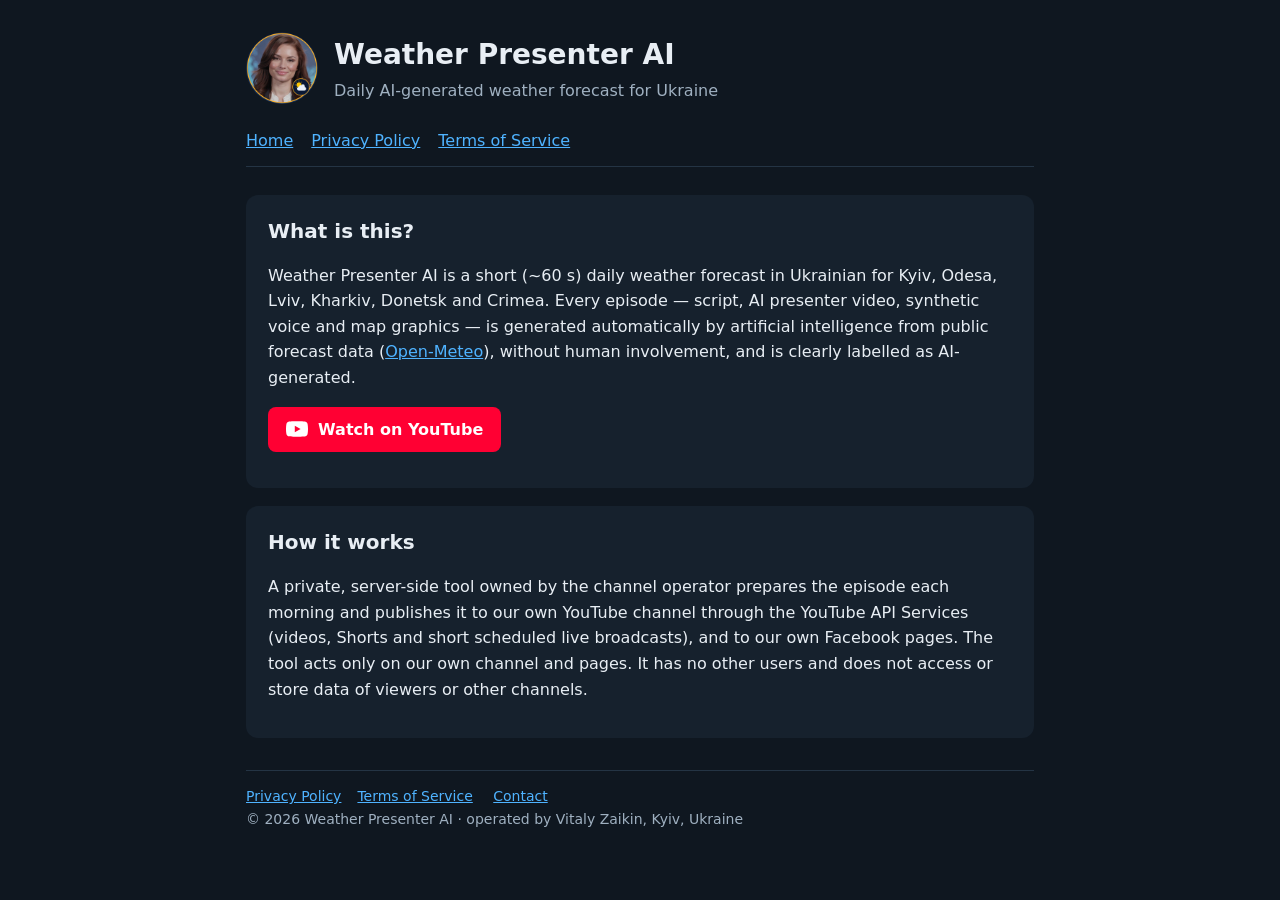
<file: index.html>
<!doctype html>
<html lang="en">
<head>
<meta charset="utf-8"><meta name="viewport" content="width=device-width,initial-scale=1">
<title>Weather Presenter AI</title>
<link rel="stylesheet" href="style.css">
</head>
<body><div class="wrap">
<header>
  <img src="avatar.jpg" alt="Weather Presenter AI">
  <div><h1>Weather Presenter AI</h1><p>Daily AI-generated weather forecast for Ukraine</p></div>
</header>
<nav><a href="index.html">Home</a><a href="privacy.html">Privacy Policy</a><a href="terms.html">Terms of Service</a></nav>

<div class="card">
  <h2>What is this?</h2>
  <p>Weather Presenter AI is a short (~60 s) daily weather forecast in Ukrainian for Kyiv, Odesa, Lviv,
  Kharkiv, Donetsk and Crimea. Every episode — script, AI presenter video, synthetic voice and map graphics —
  is generated automatically by artificial intelligence from public forecast data
  (<a href="https://open-meteo.com">Open-Meteo</a>), without human involvement, and is clearly labelled as AI-generated.</p>
  <p><a class="yt" href="https://www.youtube.com/channel/UCHiWHsOCswtAvGuriYpNvZQ">
    <svg viewBox="0 0 24 24" fill="currentColor" aria-hidden="true"><path d="M23.5 6.2a3 3 0 0 0-2.1-2.1C19.5 3.6 12 3.6 12 3.6s-7.5 0-9.4.5A3 3 0 0 0 .5 6.2 31 31 0 0 0 0 12a31 31 0 0 0 .5 5.8 3 3 0 0 0 2.1 2.1c1.9.5 9.4.5 9.4.5s7.5 0 9.4-.5a3 3 0 0 0 2.1-2.1A31 31 0 0 0 24 12a31 31 0 0 0-.5-5.8zM9.6 15.6V8.4l6.3 3.6-6.3 3.6z"/></svg>
    Watch on YouTube</a></p>
</div>

<div class="card">
  <h2>How it works</h2>
  <p>A private, server-side tool owned by the channel operator prepares the episode each morning and publishes it to
  our own YouTube channel through the YouTube API Services (videos, Shorts and short scheduled live broadcasts),
  and to our own Facebook pages. The tool acts only on our own channel and pages. It has no other users and
  does not access or store data of viewers or other channels.</p>
</div>

<footer>
  <a href="privacy.html">Privacy Policy</a><a href="terms.html">Terms of Service</a>
  <a href="mailto:vitaly.zaikin@gmail.com">Contact</a>
  <div>© 2026 Weather Presenter AI · operated by Vitaly Zaikin, Kyiv, Ukraine</div>
</footer>
</div></body></html>
</file>
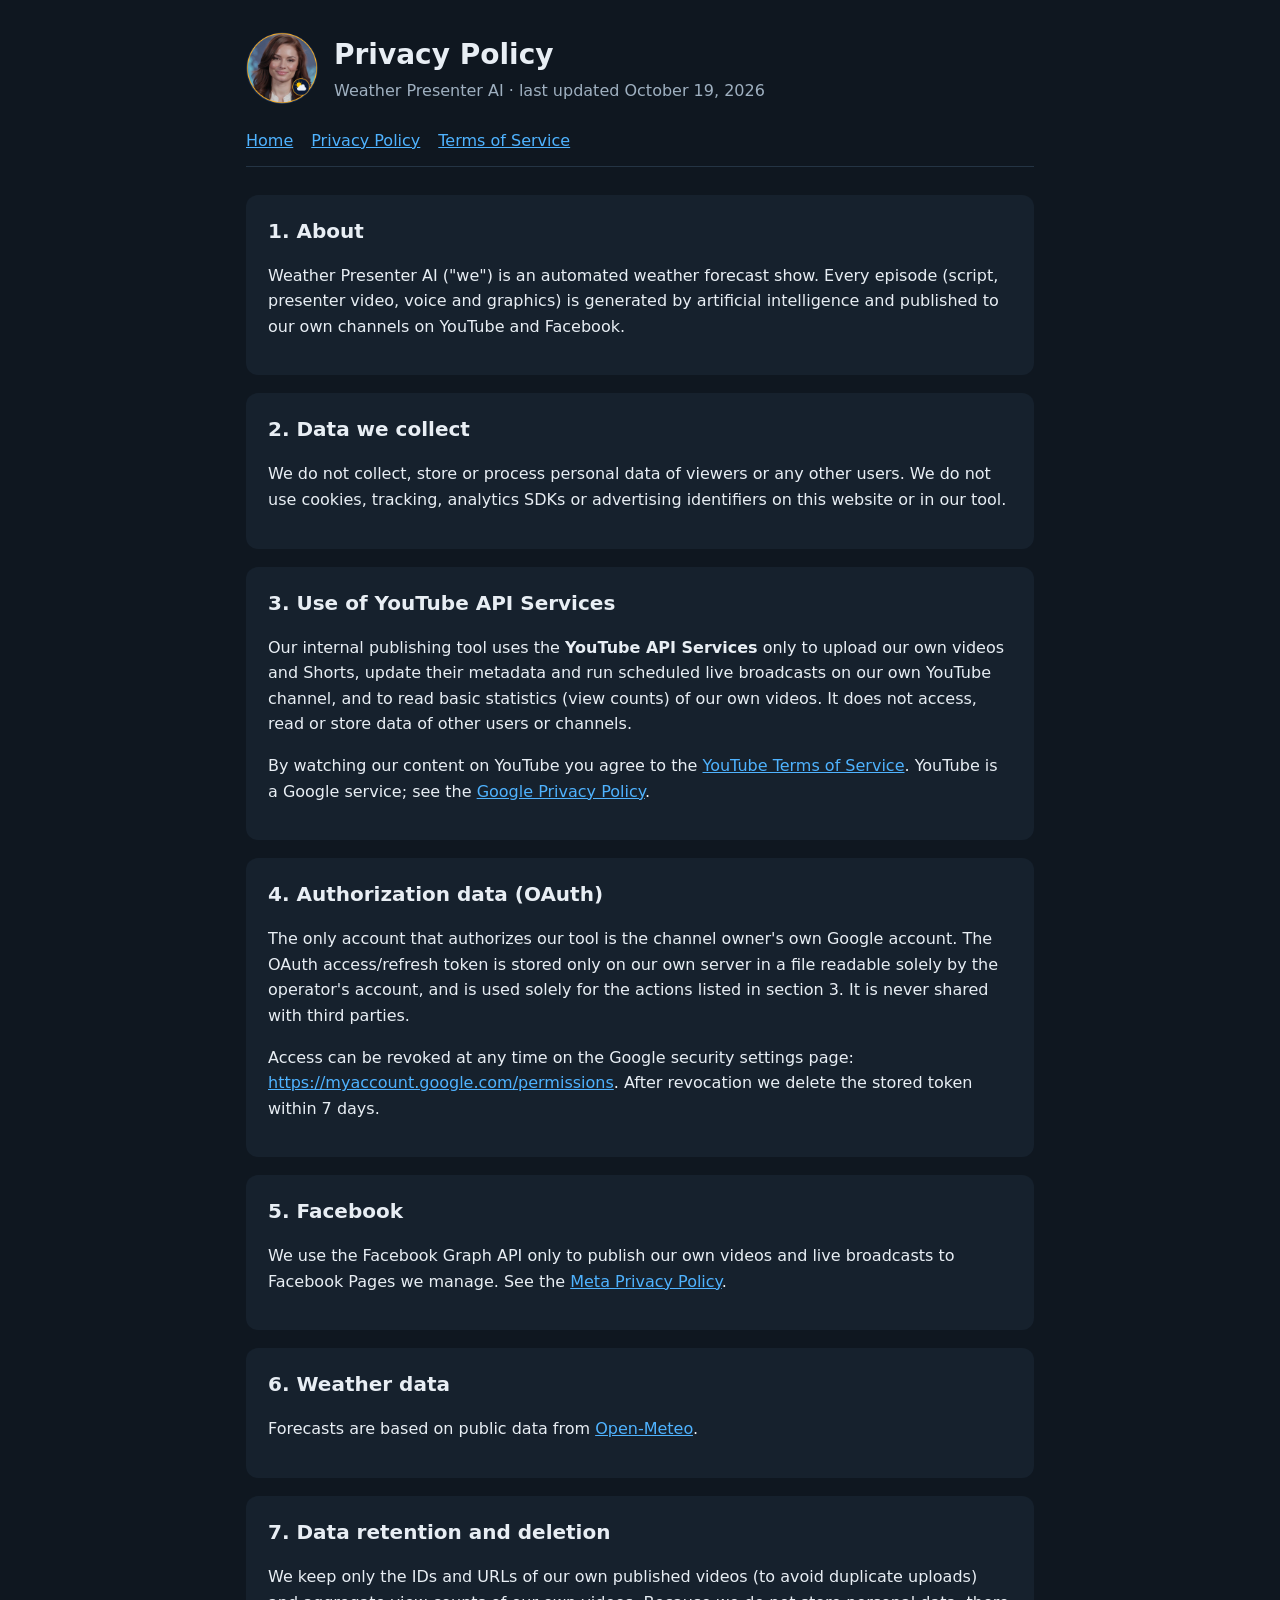
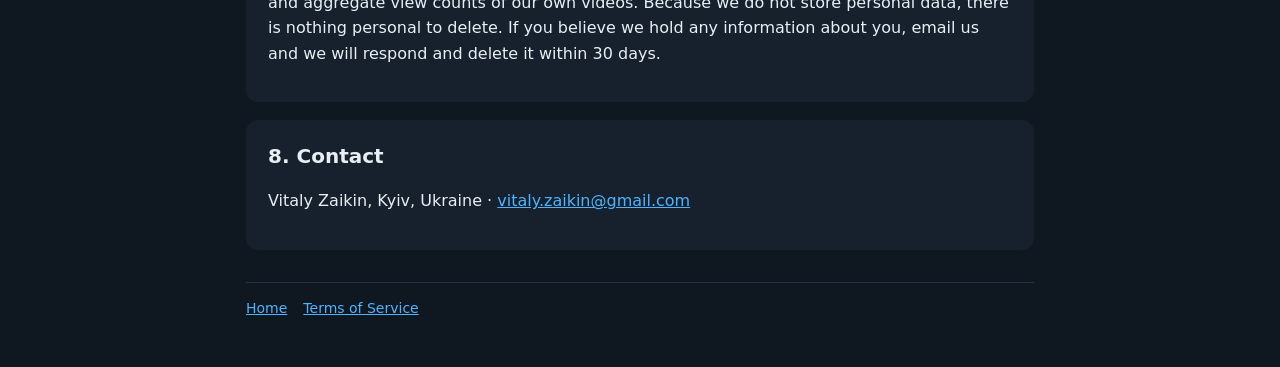
<file: privacy.html>
<!doctype html>
<html lang="en">
<head>
<meta charset="utf-8"><meta name="viewport" content="width=device-width,initial-scale=1">
<title>Privacy Policy · Weather Presenter AI</title>
<link rel="stylesheet" href="style.css">
</head>
<body><div class="wrap">
<header>
  <img src="avatar.jpg" alt="Weather Presenter AI">
  <div><h1>Privacy Policy</h1><p>Weather Presenter AI · last updated October 19, 2026</p></div>
</header>
<nav><a href="index.html">Home</a><a href="privacy.html">Privacy Policy</a><a href="terms.html">Terms of Service</a></nav>

<div class="card"><h2>1. About</h2>
<p>Weather Presenter AI ("we") is an automated weather forecast show. Every episode (script, presenter video,
voice and graphics) is generated by artificial intelligence and published to our own channels on YouTube and Facebook.</p></div>

<div class="card"><h2>2. Data we collect</h2>
<p>We do not collect, store or process personal data of viewers or any other users. We do not use cookies,
tracking, analytics SDKs or advertising identifiers on this website or in our tool.</p></div>

<div class="card"><h2>3. Use of YouTube API Services</h2>
<p>Our internal publishing tool uses the <b>YouTube API Services</b> only to upload our own videos and Shorts,
update their metadata and run scheduled live broadcasts on our own YouTube channel, and to read basic statistics
(view counts) of our own videos. It does not access, read or store data of other users or channels.</p>
<p>By watching our content on YouTube you agree to the
<a href="https://www.youtube.com/t/terms">YouTube Terms of Service</a>. YouTube is a Google service; see the
<a href="https://policies.google.com/privacy">Google Privacy Policy</a>.</p></div>

<div class="card"><h2>4. Authorization data (OAuth)</h2>
<p>The only account that authorizes our tool is the channel owner's own Google account. The OAuth access/refresh
token is stored only on our own server in a file readable solely by the operator's account, and is
used solely for the actions listed in section 3. It is never shared with third parties.</p>
<p>Access can be revoked at any time on the Google security settings page:
<a href="https://myaccount.google.com/permissions">https://myaccount.google.com/permissions</a>.
After revocation we delete the stored token within 7 days.</p></div>

<div class="card"><h2>5. Facebook</h2>
<p>We use the Facebook Graph API only to publish our own videos and live broadcasts to Facebook Pages we manage.
See the <a href="https://www.facebook.com/privacy/policy">Meta Privacy Policy</a>.</p></div>

<div class="card"><h2>6. Weather data</h2>
<p>Forecasts are based on public data from <a href="https://open-meteo.com">Open-Meteo</a>.</p></div>

<div class="card"><h2>7. Data retention and deletion</h2>
<p>We keep only the IDs and URLs of our own published videos (to avoid duplicate uploads) and aggregate view
counts of our own videos. Because we do not store personal data, there is nothing personal to delete. If you
believe we hold any information about you, email us and we will respond and delete it within 30 days.</p></div>

<div class="card"><h2>8. Contact</h2>
<p>Vitaly Zaikin, Kyiv, Ukraine · <a href="mailto:vitaly.zaikin@gmail.com">vitaly.zaikin@gmail.com</a></p></div>

<footer><a href="index.html">Home</a><a href="terms.html">Terms of Service</a></footer>
</div></body></html>
</file>
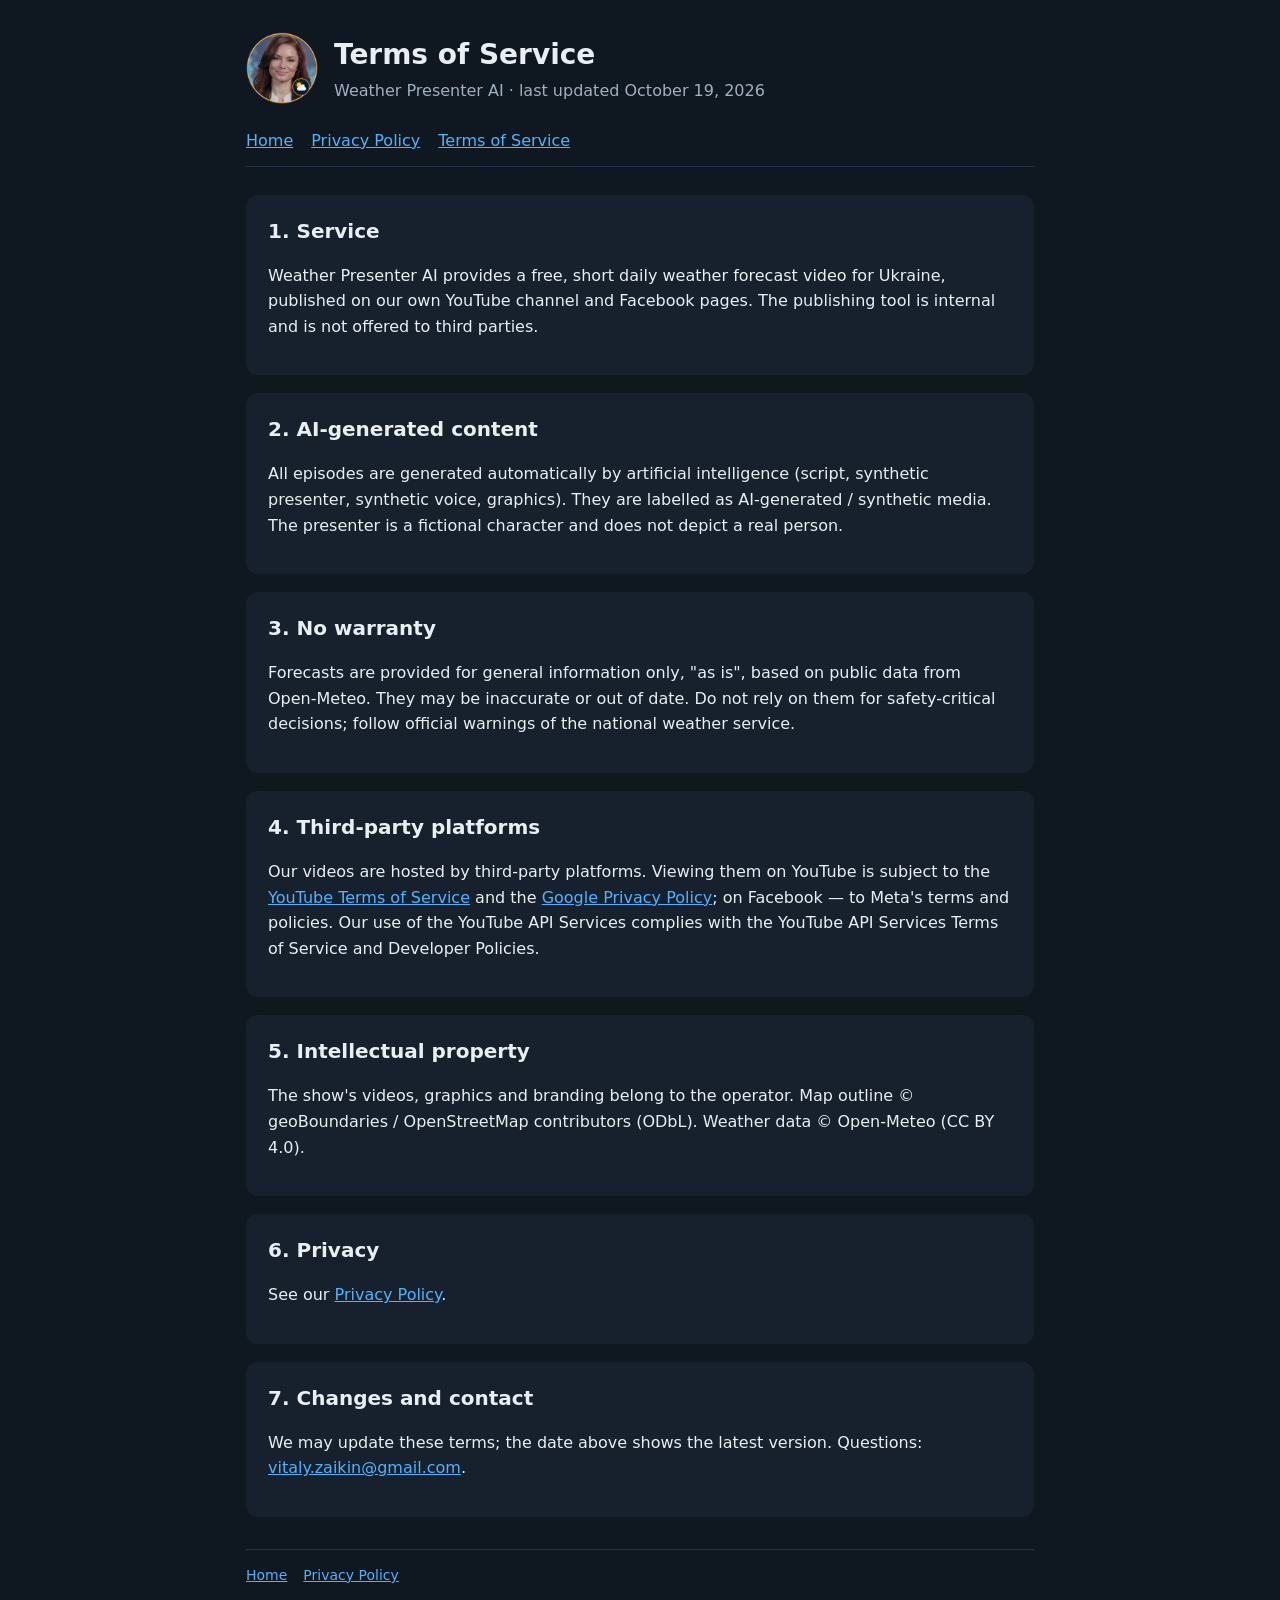
<file: terms.html>
<!doctype html>
<html lang="en">
<head>
<meta charset="utf-8"><meta name="viewport" content="width=device-width,initial-scale=1">
<title>Terms of Service · Weather Presenter AI</title>
<link rel="stylesheet" href="style.css">
</head>
<body><div class="wrap">
<header>
  <img src="avatar.jpg" alt="Weather Presenter AI">
  <div><h1>Terms of Service</h1><p>Weather Presenter AI · last updated October 19, 2026</p></div>
</header>
<nav><a href="index.html">Home</a><a href="privacy.html">Privacy Policy</a><a href="terms.html">Terms of Service</a></nav>

<div class="card"><h2>1. Service</h2>
<p>Weather Presenter AI provides a free, short daily weather forecast video for Ukraine, published on our own
YouTube channel and Facebook pages. The publishing tool is internal and is not offered to third parties.</p></div>

<div class="card"><h2>2. AI-generated content</h2>
<p>All episodes are generated automatically by artificial intelligence (script, synthetic presenter, synthetic
voice, graphics). They are labelled as AI-generated / synthetic media. The presenter is a fictional character
and does not depict a real person.</p></div>

<div class="card"><h2>3. No warranty</h2>
<p>Forecasts are provided for general information only, "as is", based on public data from Open-Meteo. They may be
inaccurate or out of date. Do not rely on them for safety-critical decisions; follow official warnings of the
national weather service.</p></div>

<div class="card"><h2>4. Third-party platforms</h2>
<p>Our videos are hosted by third-party platforms. Viewing them on YouTube is subject to the
<a href="https://www.youtube.com/t/terms">YouTube Terms of Service</a> and the
<a href="https://policies.google.com/privacy">Google Privacy Policy</a>; on Facebook — to Meta's terms and policies.
Our use of the YouTube API Services complies with the YouTube API Services Terms of Service and Developer Policies.</p></div>

<div class="card"><h2>5. Intellectual property</h2>
<p>The show's videos, graphics and branding belong to the operator. Map outline © geoBoundaries / OpenStreetMap
contributors (ODbL). Weather data © Open-Meteo (CC BY 4.0).</p></div>

<div class="card"><h2>6. Privacy</h2>
<p>See our <a href="privacy.html">Privacy Policy</a>.</p></div>

<div class="card"><h2>7. Changes and contact</h2>
<p>We may update these terms; the date above shows the latest version. Questions:
<a href="mailto:vitaly.zaikin@gmail.com">vitaly.zaikin@gmail.com</a>.</p></div>

<footer><a href="index.html">Home</a><a href="privacy.html">Privacy Policy</a></footer>
</div></body></html>
</file>
<file: style.css>
:root{--bg:#0f1720;--card:#16212d;--text:#e8eef4;--muted:#9fb0c0;--accent:#4fb3ff;--red:#ff0033}
*{box-sizing:border-box}
body{margin:0;background:var(--bg);color:var(--text);font:16px/1.6 system-ui,-apple-system,"Segoe UI",Roboto,sans-serif}
.wrap{max-width:820px;margin:0 auto;padding:32px 16px 48px}
header{display:flex;align-items:center;gap:16px;margin-bottom:24px}
header img{width:72px;height:72px;border-radius:50%;object-fit:cover}
header h1{margin:0;font-size:28px}
header p{margin:0;color:var(--muted)}
nav{display:flex;gap:18px;flex-wrap:wrap;margin:0 0 28px;padding-bottom:12px;border-bottom:1px solid #243444}
a{color:var(--accent)}
.card{background:var(--card);border-radius:12px;padding:20px 22px;margin:0 0 18px}
.yt{display:inline-flex;align-items:center;gap:10px;background:var(--red);color:#fff;text-decoration:none;font-weight:600;padding:10px 18px;border-radius:8px}
.yt svg{width:22px;height:22px}
h2{font-size:20px;margin:0 0 8px}
footer{margin-top:32px;color:var(--muted);font-size:14px;border-top:1px solid #243444;padding-top:14px}
footer a{margin-right:16px}
</file>
